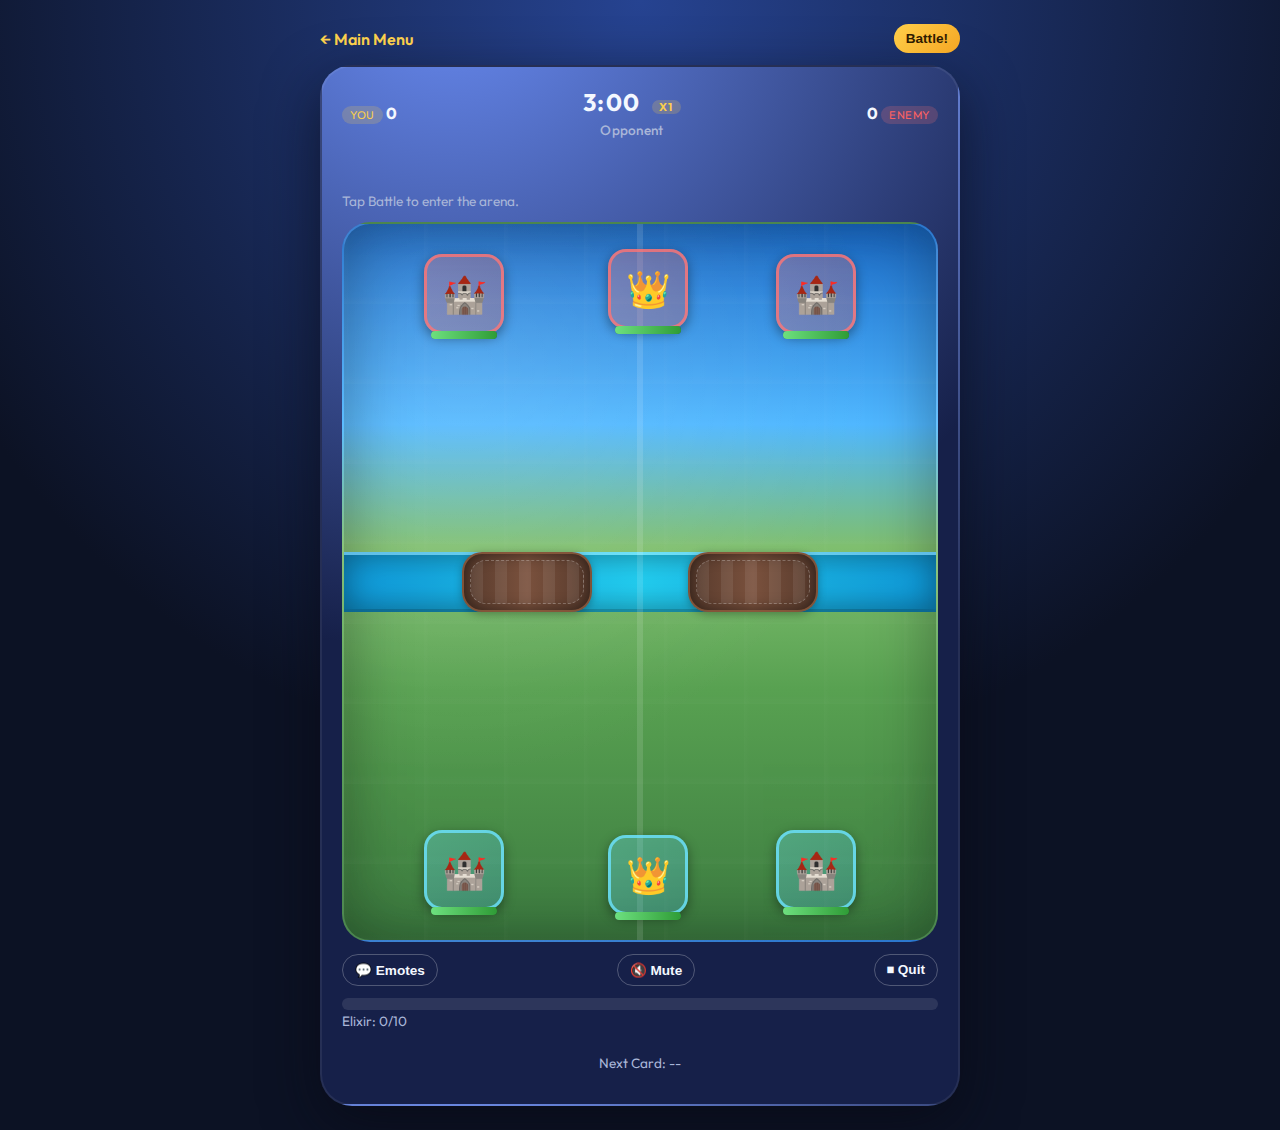
<file: battle.html>
<!DOCTYPE html>
<html lang="en">

<head>
    <meta charset="UTF-8">
    <meta name="viewport" content="width=device-width, initial-scale=1.0">
    <title>Clash Royale Battle</title>
    <link rel="preconnect" href="https://fonts.googleapis.com">
    <link rel="preconnect" href="https://fonts.gstatic.com" crossorigin>
    <link href="https://fonts.googleapis.com/css2?family=Outfit:wght@300;400;500;600;700&display=swap" rel="stylesheet">
    <link rel="stylesheet" href="battle.css">
    <script type="module" src="battle.js"></script>
</head>

<body>
    <div class="battle-page">
        <header class="battle-header">
            <a class="back-link" href="index.html">← Main Menu</a>
            <button class="button gold" id="battleButton">Loading…</button>
        </header>

        <div class="battle-board" id="battleModal">
            <div class="battle-topbar">
                <div class="crown-counter">
                    <span class="pill gold">You</span>
                    <strong id="playerCrowns">0</strong>
                </div>
                <div class="battle-timer" id="battleTimer">
                    <span id="timerValue">3:00</span>
                    <span class="timer-phase-icon" id="timerPhaseIcon">x1</span>
                    <div class="opponent-name" id="enemyName">Opponent</div>
                </div>
                <div class="crown-counter">
                    <strong id="enemyCrowns">0</strong>
                    <span class="pill red">Enemy</span>
                </div>
            </div>
            <div class="phase-banner" id="phaseBanner">DOUBLE ELIXIR</div>
            <div class="muted" id="battleStatus">Tap Battle to enter the arena.</div>
            <div class="arena-field" id="arenaField">
                <div class="river"></div>
                <div class="bridge left"></div>
                <div class="bridge right"></div>
                <div class="deploy-zone"></div>
                <div class="pocket-zone left" id="pocketLeft"></div>
                <div class="pocket-zone right" id="pocketRight"></div>
                <div class="spell-radius" id="spellRadius"></div>
                <div class="projectile-layer" id="projectileLayer"></div>
                <div class="tower" data-side="enemy" data-slot="left" style="top:30px; left:80px;">
                    🏰
                    <div class="tower-bar"><span data-tower="enemy-left"></span></div>
                </div>
                <div class="tower" data-side="enemy" data-slot="king" style="top:25px; left:calc(50% - 32px);">
                    👑
                    <div class="tower-bar"><span data-tower="enemy-king"></span></div>
                </div>
                <div class="tower" data-side="enemy" data-slot="right" style="top:30px; right:80px;">
                    🏰
                    <div class="tower-bar"><span data-tower="enemy-right"></span></div>
                </div>

                <div class="tower friendly" data-side="friendly" data-slot="left" style="bottom:30px; left:80px;">
                    🏰
                    <div class="tower-bar"><span data-tower="friendly-left"></span></div>
                </div>
                <div class="tower friendly" data-side="friendly" data-slot="king" style="bottom:25px; left:calc(50% - 32px);">
                    👑
                    <div class="tower-bar"><span data-tower="friendly-king"></span></div>
                </div>
                <div class="tower friendly" data-side="friendly" data-slot="right" style="bottom:30px; right:80px;">
                    🏰
                    <div class="tower-bar"><span data-tower="friendly-right"></span></div>
                </div>
                <div class="victory-banner" id="battleResult"></div>
            </div>

            <div class="match-controls">
                <div style="position: relative;">
                    <button class="button ghost" id="emoteToggle">💬 Emotes</button>
                    <div class="emote-panel" id="emotePanel">
                        <button data-emote="😀">😀</button>
                        <button data-emote="😎">😎</button>
                        <button data-emote="😡">😡</button>
                        <button data-emote="👏">👏</button>
                        <button data-emote="😢">😢</button>
                        <button data-emote="👎">👎</button>
                    </div>
                </div>
                <button class="button ghost" id="muteToggle">🔇 Mute</button>
                <button class="button ghost" id="leaveBattle">⏹ Quit</button>
            </div>

            <div>
                <div class="elixir-bar" id="elixirBar"><span class="elixir-fill" id="elixirFill"></span></div>
                <small class="muted">Elixir: <span id="elixirCount">0</span>/10</small>
            </div>
            <div class="battle-hand" id="battleHand"></div>
            <div class="next-card">Next Card: <span id="nextCard">--</span></div>
            <div class="floating-card" id="cardDragGhost"></div>
        </div>
    </div>
</body>

</html>
</file>
<file: battle.css>
:root {
    --royal-blue: #1b2a52;
    --panel-blue: #23376d;
    --panel-dark: #14203d;
    --accent-gold: #facf4c;
    --accent-green: #66d36e;
    --accent-red: #ff6262;
    --accent-purple: #a15bff;
    --text-light: #f4f8ff;
    --text-muted: #a9b6d8;
    font-size: 16px;
}

* {
    box-sizing: border-box;
}

body {
    margin: 0;
    min-height: 100vh;
    font-family: 'Outfit', sans-serif;
    background: radial-gradient(circle at top, #264391, #0c1224 60%);
    color: var(--text-light);
    display: flex;
    justify-content: center;
    padding: 1.5rem;
}

.battle-page {
    width: min(640px, 100%);
}

.battle-header {
    display: flex;
    justify-content: space-between;
    align-items: center;
    margin-bottom: 0.75rem;
}

.back-link {
    color: var(--accent-gold);
    text-decoration: none;
    font-weight: 600;
}

.button {
    border: none;
    border-radius: 999px;
    padding: 0.45rem 0.75rem;
    font-weight: 600;
    cursor: pointer;
    display: inline-flex;
    align-items: center;
    justify-content: center;
    gap: 0.35rem;
    font-size: 0.85rem;
    transition: transform 0.2s ease, filter 0.2s ease;
}

.button.gold {
    background: linear-gradient(135deg, #ffcf4a, #f5a623);
    color: #2f1b00;
}

.button.ghost {
    background: transparent;
    border: 1px solid rgba(255, 255, 255, 0.25);
    color: var(--text-light);
}

.battle-board {
    background: radial-gradient(circle at 20% -10%, #6b8ef7, #162049 55%);
    border-radius: 32px;
    padding: 1.25rem;
    display: flex;
    flex-direction: column;
    gap: 0.75rem;
    border: 2px solid rgba(255, 255, 255, 0.07);
    box-shadow: 0 18px 55px rgba(8, 9, 20, 0.65);
}

.card-art {
    display: grid;
    place-items: center;
}

.card-art img {
    width: 100%;
    height: auto;
    display: block;
}

.battle-topbar {
    display: flex;
    justify-content: space-between;
    align-items: center;
}

.battle-timer {
    font-size: 1.5rem;
    font-weight: 700;
    letter-spacing: 0.05em;
    transition: color 0.3s ease;
    text-align: center;
}

.battle-timer .opponent-name {
    display: block;
    font-size: 0.85rem;
    font-weight: 500;
    letter-spacing: 0.02em;
    color: var(--text-muted);
    margin-top: 0.2rem;
}

.battle-timer.overtime-warning {
    color: var(--accent-red);
    animation: shake 0.5s infinite;
}

@keyframes shake {
    0%, 100% { transform: translateX(0); }
    25% { transform: translateX(-2px); }
    75% { transform: translateX(2px); }
}

.timer-phase-icon {
    display: inline-flex;
    align-items: center;
    justify-content: center;
    background: rgba(255, 207, 76, 0.2);
    color: var(--accent-gold);
    border-radius: 999px;
    font-size: 0.7rem;
    text-transform: uppercase;
    padding: 0 0.45rem;
    margin-left: 0.35rem;
}

.phase-banner {
    position: relative;
    background: rgba(0, 0, 0, 0.65);
    padding: 0.35rem 1rem;
    border-radius: 999px;
    font-weight: 600;
    font-size: 0.85rem;
    letter-spacing: 0.1em;
    align-self: center;
    opacity: 0;
    transform: translateY(-10px);
    transition: opacity 0.25s ease, transform 0.25s ease;
}

.phase-banner.show {
    opacity: 1;
    transform: translateY(0);
}

.arena-field {
    position: relative;
    border-radius: 28px;
    background:
        radial-gradient(circle at 20% 20%, rgba(255, 255, 255, 0.12), transparent 55%),
        linear-gradient(180deg, #1b6cc9 0%, #4fb7ff 28%, #7fbf6f 45%, #58a151 65%, #3c7b40 100%);
    height: 720px;
    overflow: hidden;
    border: 2px solid rgba(255, 255, 255, 0.08);
    min-height: 720px;
    box-shadow: inset 0 0 65px rgba(0, 0, 0, 0.35);
}

.arena-field::before {
    content: "";
    position: absolute;
    inset: 0;
    background:
        linear-gradient(90deg, rgba(255, 255, 255, 0.05) 0, rgba(255, 255, 255, 0) 8%),
        linear-gradient(0deg, rgba(255, 255, 255, 0.05) 0, rgba(255, 255, 255, 0) 12%);
    background-size: 80px 80px, 80px 80px;
    opacity: 0.4;
    pointer-events: none;
    z-index: 0;
}

.arena-field::after {
    content: "";
    position: absolute;
    left: 50%;
    top: 0;
    width: 6px;
    height: 100%;
    transform: translateX(-50%);
    background: rgba(255, 255, 255, 0.35);
    opacity: 0.35;
    z-index: 1;
}

.arena-field .river {
    position: absolute;
    left: 0;
    right: 0;
    top: 50%;
    height: 60px;
    transform: translateY(-50%);
    background: linear-gradient(90deg, #0a9be5, #1fd5ff 50%, #0a9be5 100%);
    opacity: 0.95;
    z-index: 0;
    box-shadow: inset 0 0 35px rgba(0, 0, 0, 0.45);
    border-top: 3px solid rgba(255, 255, 255, 0.35);
    border-bottom: 3px solid rgba(0, 0, 0, 0.35);
}

.bridge {
    position: absolute;
    width: 130px;
    height: 60px;
    background: linear-gradient(90deg, #573a2c, #7a513d, #573a2c);
    border-radius: 20px;
    top: 50%;
    transform: translateY(-50%);
    z-index: 2;
    box-shadow: inset 0 0 15px rgba(0, 0, 0, 0.5), 0 2px 8px rgba(0, 0, 0, 0.3);
    border: 2px solid rgba(139, 90, 60, 0.8);
}

.bridge::before {
    content: "";
    position: absolute;
    inset: 6px;
    border-radius: 16px;
    background: repeating-linear-gradient(90deg, rgba(255, 255, 255, 0.08) 0, rgba(255, 255, 255, 0.08) 12px, transparent 12px, transparent 24px);
    border: 1px dashed rgba(255, 255, 255, 0.25);
}

.bridge.left {
    left: 20%;
}

.bridge.right {
    right: 20%;
}

.deploy-zone {
    position: absolute;
    bottom: 0;
    left: 0;
    right: 0;
    top: 50%;
    background: rgba(109, 228, 255, 0.12);
    opacity: 0;
    transition: opacity 0.2s ease;
    pointer-events: none;
}

.arena-field.card-ready .deploy-zone {
    opacity: 1;
}

.arena-field.valid-drop .deploy-zone {
    opacity: 1;
    background: rgba(110, 215, 114, 0.3);
    border: 2px dashed rgba(110, 215, 114, 0.8);
}

.arena-field.invalid-drop .deploy-zone {
    opacity: 1;
    background: rgba(255, 98, 98, 0.3);
    border: 2px dashed rgba(255, 98, 98, 0.8);
}

.pocket-zone {
    position: absolute;
    top: 0;
    width: 33.33%;
    height: 50%;
    opacity: 0;
    background: rgba(255, 194, 41, 0.18);
    transition: opacity 0.3s ease;
    pointer-events: none;
}

.pocket-zone.left {
    left: 0;
}

.pocket-zone.right {
    right: 0;
}

.pocket-zone.active {
    opacity: 1;
}

.tower {
    position: absolute;
    width: 80px;
    height: 80px;
    border-radius: 18px;
    background: rgba(255, 255, 255, 0.25);
    border: 3px solid rgba(255, 255, 255, 0.6);
    display: flex;
    align-items: center;
    justify-content: center;
    font-weight: 700;
    font-size: 2.25rem;
    color: #fff;
    z-index: 5;
    box-shadow: 0 4px 12px rgba(0, 0, 0, 0.4);
}

.tower.friendly {
    background: linear-gradient(135deg, rgba(109, 228, 255, 0.3), rgba(77, 184, 217, 0.3));
    border-color: rgba(109, 228, 255, 0.8);
}

.tower[data-side="enemy"] {
    background: linear-gradient(135deg, rgba(255, 118, 118, 0.3), rgba(217, 83, 79, 0.3));
    border-color: rgba(255, 118, 118, 0.8);
}

.tower.destroyed {
    opacity: 0.2;
}

.tower-bar {
    position: absolute;
    bottom: -8px;
    left: 50%;
    width: 66px;
    height: 8px;
    transform: translateX(-50%);
    background: rgba(0, 0, 0, 0.4);
    border-radius: 999px;
}

.tower-bar span {
    display: block;
    height: 100%;
    width: 100%;
    border-radius: inherit;
    background: linear-gradient(90deg, #6de07f, #2f9c36);
    transition: width 0.3s ease;
}

.unit {
    position: absolute;
    width: 64px;
    height: 64px;
    border-radius: 50%;
    border: 3px solid rgba(0, 0, 0, 0.4);
    display: flex;
    align-items: center;
    justify-content: center;
    z-index: 10;
    box-shadow: 0 2px 8px rgba(0, 0, 0, 0.3);
    transition: transform 0.1s ease;
}

.unit.friendly {
    background: linear-gradient(135deg, #6de4ff, #4db8d9);
    border-color: rgba(109, 228, 255, 0.6);
}

.unit.enemy {
    background: linear-gradient(135deg, #ff7676, #d9534f);
    border-color: rgba(255, 118, 118, 0.6);
}

.unit img {
    width: 100%;
    height: 100%;
    object-fit: cover;
    border-radius: 50%;
}

.unit.attacking {
    transform: scale(1.1);
}

.spell-radius {
    position: absolute;
    border: 2px dashed rgba(255, 200, 0, 0.85);
    border-radius: 50%;
    pointer-events: none;
    display: none;
}

.spell-radius.show {
    display: block;
}

.projectile-layer {
    position: absolute;
    inset: 0;
    pointer-events: none;
}

.projectile {
    position: absolute;
    width: 18px;
    height: 18px;
    border-radius: 50%;
    background: radial-gradient(circle, #fff, #ff7e00);
    box-shadow: 0 0 12px rgba(255, 126, 0, 0.8);
    z-index: 15;
}

.projectile.arrow {
    width: 20px;
    height: 6px;
    border-radius: 2px;
    background: linear-gradient(90deg, #8b4513, #654321);
    box-shadow: 0 0 8px rgba(139, 69, 19, 0.6);
}

.projectile.fireball {
    background: radial-gradient(circle, #ffeb3b, #ff9800, #f44336);
    box-shadow: 0 0 15px rgba(255, 152, 0, 0.9);
}

.match-controls {
    display: flex;
    justify-content: space-between;
    gap: 0.5rem;
}

.elixir-bar {
    position: relative;
    height: 12px;
    border-radius: 999px;
    background: rgba(255, 255, 255, 0.1);
    overflow: hidden;
}

.elixir-fill {
    height: 100%;
    width: 0;
    background: linear-gradient(90deg, #6927da, #c24bff);
    transition: width 0.3s ease;
}

.battle-hand {
    display: flex;
    gap: 0.5rem;
}

.battle-card {
    flex: 1;
    background: rgba(0, 0, 0, 0.35);
    border-radius: 18px;
    padding: 0.5rem;
    border: 2px solid transparent;
    display: flex;
    flex-direction: column;
    gap: 0.25rem;
    cursor: grab;
    position: relative;
    pointer-events: auto;
    user-select: none;
}

.battle-card.disabled {
    cursor: not-allowed;
    pointer-events: none;
}

.battle-card .card-art.small {
    height: 48px;
    display: grid;
    place-items: center;
}

.battle-card .card-art.small img {
    width: auto;
    max-height: 48px;
}

.battle-card.disabled {
    opacity: 0.4;
    cursor: not-allowed;
}

.battle-card .card-cooldown {
    position: absolute;
    inset: 0;
    border-radius: 16px;
    background: rgba(0, 0, 0, 0.65);
    color: #fff;
    font-size: 0.78rem;
    display: flex;
    align-items: center;
    justify-content: center;
}

.next-card {
    text-align: center;
    font-size: 0.85rem;
    color: var(--text-muted);
}

.victory-banner {
    position: absolute;
    inset: 0;
    background: rgba(0, 0, 0, 0.75);
    display: flex;
    align-items: center;
    justify-content: center;
    font-size: 2.25rem;
    font-weight: 700;
    letter-spacing: 0.05em;
    opacity: 0;
    pointer-events: none;
    transition: opacity 0.3s ease;
}

.victory-banner.show {
    opacity: 1;
}

.emote-panel {
    display: none;
    position: absolute;
    bottom: 110px;
    left: 20px;
    background: rgba(0, 0, 0, 0.65);
    border-radius: 16px;
    padding: 0.35rem;
    gap: 0.35rem;
    z-index: 100;
}

.emote-display {
    position: absolute;
    font-size: 3rem;
    z-index: 20;
    pointer-events: none;
    animation: emoteFloat 2s ease-out forwards;
}

@keyframes emoteFloat {
    0% {
        opacity: 0;
        transform: translateY(0) scale(0.5);
    }
    20% {
        opacity: 1;
        transform: translateY(-20px) scale(1.2);
    }
    100% {
        opacity: 0;
        transform: translateY(-80px) scale(0.8);
    }
}

.win-panel {
    position: absolute;
    inset: 0;
    background: rgba(0, 0, 0, 0.85);
    backdrop-filter: blur(10px);
    display: flex;
    align-items: center;
    justify-content: center;
    z-index: 100;
    animation: fadeIn 0.3s ease;
}

@keyframes fadeIn {
    from { opacity: 0; }
    to { opacity: 1; }
}

.win-panel-content {
    background: var(--panel-blue);
    border-radius: 24px;
    padding: 2rem;
    max-width: 400px;
    width: 90%;
    text-align: center;
    border: 2px solid rgba(255, 255, 255, 0.1);
    box-shadow: 0 20px 60px rgba(0, 0, 0, 0.5);
}

.win-title {
    font-size: 2.5rem;
    margin: 0 0 1.5rem;
    font-weight: 700;
    color: var(--accent-gold);
    text-shadow: 0 2px 10px rgba(250, 207, 76, 0.5);
}

.win-crowns {
    display: flex;
    justify-content: space-around;
    margin-bottom: 2rem;
    gap: 1rem;
}

.crown-display {
    display: flex;
    flex-direction: column;
    align-items: center;
    gap: 0.5rem;
}

.crown-icon {
    font-size: 3rem;
}

.crown-count {
    font-size: 2rem;
    font-weight: 700;
    color: var(--accent-gold);
}

.crown-label {
    font-size: 0.9rem;
    color: var(--text-muted);
    text-transform: uppercase;
    letter-spacing: 0.1em;
}

.win-stats {
    background: rgba(0, 0, 0, 0.3);
    border-radius: 16px;
    padding: 1rem;
    margin-bottom: 1.5rem;
    display: flex;
    flex-direction: column;
    gap: 0.75rem;
}

.stat-row {
    display: flex;
    justify-content: space-between;
    font-size: 0.95rem;
    color: var(--text-light);
}

.stat-row span:first-child {
    color: var(--text-muted);
}

.stat-row span:last-child {
    font-weight: 600;
    color: var(--accent-gold);
}

.battle-card {
    cursor: grab;
    user-select: none;
}

.battle-card:active {
    cursor: grabbing;
}

.battle-card.dragging {
    opacity: 0.5;
}

.emote-panel.active {
    display: flex;
}

.emote-panel button {
    background: transparent;
    border: none;
    font-size: 1.5rem;
    cursor: pointer;
}

.muted {
    color: var(--text-muted);
    font-size: 0.85rem;
}

.pill {
    padding: 0.15rem 0.5rem;
    border-radius: 999px;
    font-size: 0.7rem;
    text-transform: uppercase;
    letter-spacing: 0.05em;
}

.pill.gold {
    background: rgba(250, 207, 76, 0.2);
    color: var(--accent-gold);
}

.pill.red {
    background: rgba(255, 114, 114, 0.2);
    color: var(--accent-red);
}

.emoji-art {
    font-size: 2rem;
}

@media (max-width: 540px) {
    body {
        padding: 0.5rem;
    }
}
</file>
